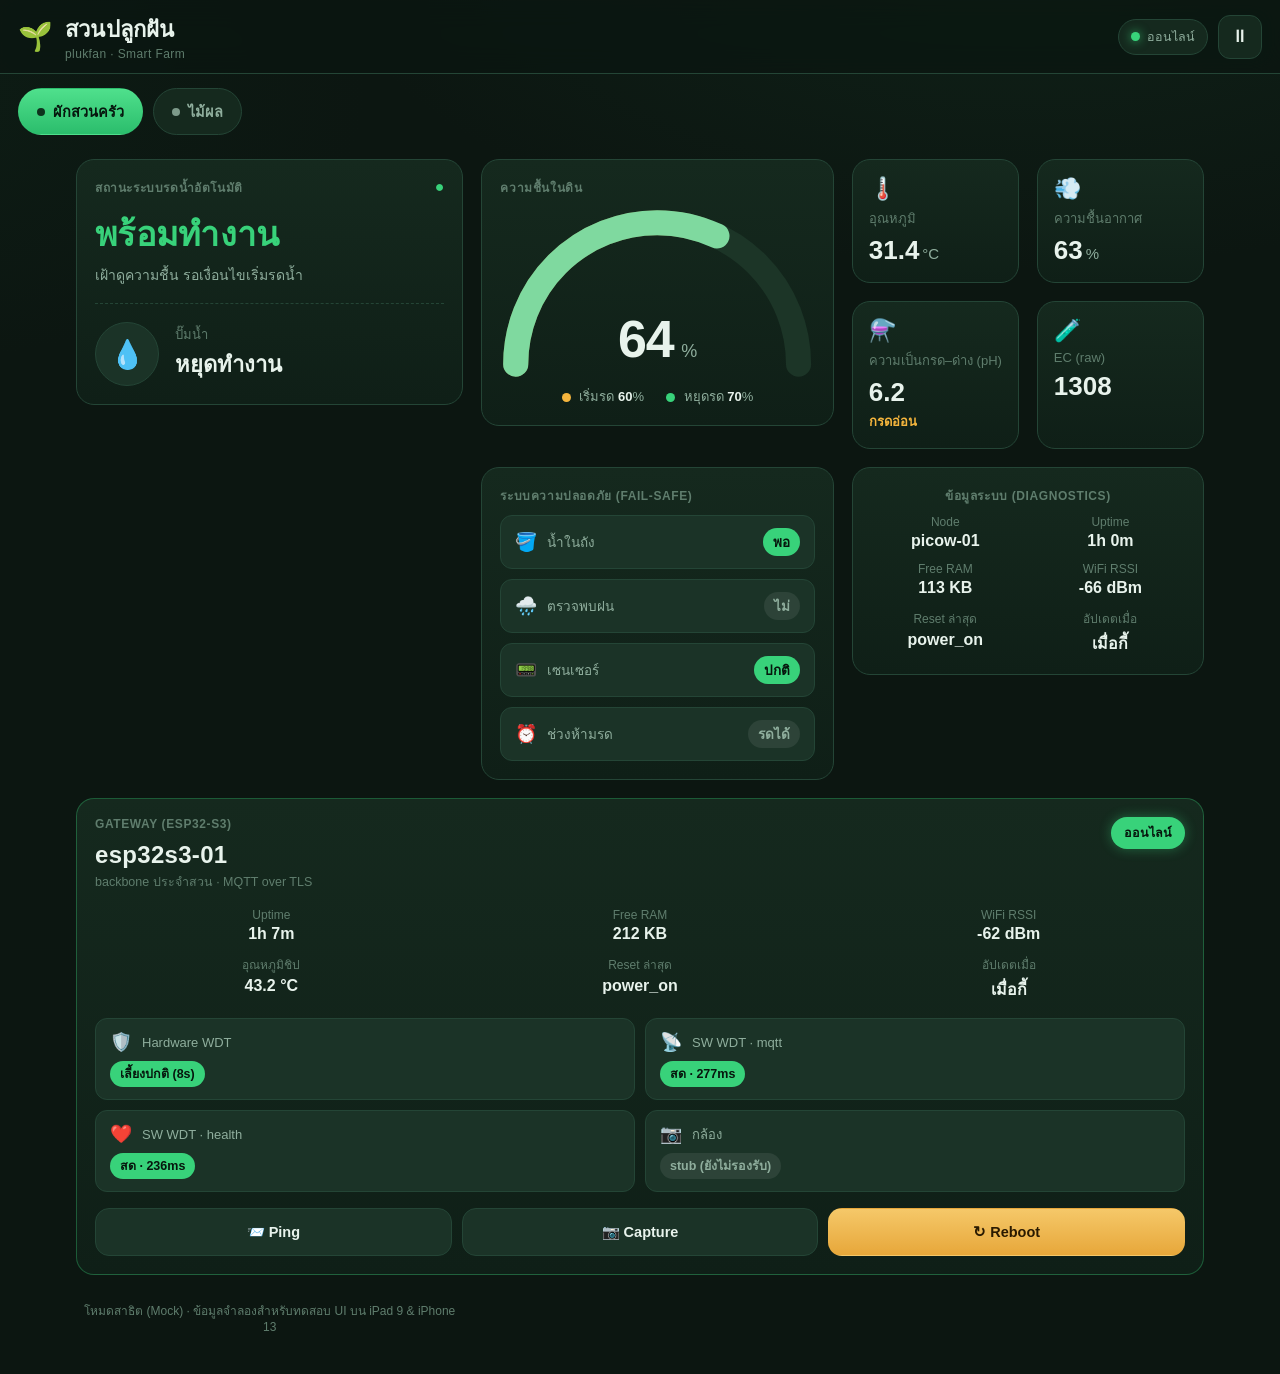
<file: dashboard/index.html>
<!DOCTYPE html>
<html lang="th">
<head>
  <meta charset="UTF-8">
  <!--
    viewport-fit=cover  → ใช้พื้นที่เต็มจอ iPhone 13 (รองรับ notch ผ่าน safe-area-inset)
    maximum-scale / user-scalable=no  → กัน Safari iOS ซูมเองตอนแตะ input (UX แอปจริง)
  -->
  <meta name="viewport" content="width=device-width, initial-scale=1.0, viewport-fit=cover, maximum-scale=1.0, user-scalable=no">
  <meta name="theme-color" content="#0f1f17">
  <!-- เปิดแบบ Add to Home Screen ให้เป็น full-screen web app บน iPad/iPhone -->
  <meta name="apple-mobile-web-app-capable" content="yes">
  <meta name="apple-mobile-web-app-status-bar-style" content="black-translucent">
  <meta name="apple-mobile-web-app-title" content="สวนปลูกฝัน">
  <meta name="mobile-web-app-capable" content="yes">
  <title>สวนปลูกฝัน — Smart Farm Dashboard</title>
  <link rel="manifest" href="manifest.webmanifest">
  <link rel="stylesheet" href="css/styles.css">
</head>
<body>
  <div class="app" id="app">

    <!-- ───────── Top bar ───────── -->
    <header class="topbar">
      <div class="brand">
        <span class="brand__logo" aria-hidden="true">🌱</span>
        <div class="brand__text">
          <h1 class="brand__title">สวนปลูกฝัน</h1>
          <p class="brand__sub">plukfan · Smart Farm</p>
        </div>
      </div>

      <div class="topbar__right">
        <div class="conn" id="conn">
          <span class="conn__dot" id="connDot"></span>
          <span class="conn__label" id="connLabel">กำลังเชื่อมต่อ…</span>
        </div>
        <button class="icon-btn" id="simToggle" type="button"
                title="หยุด/เริ่ม การจำลองข้อมูล" aria-label="สลับการจำลองข้อมูล">
          <span id="simIcon">⏸</span>
        </button>
      </div>
    </header>

    <!-- ───────── Zone selector ───────── -->
    <nav class="zones" id="zoneTabs" aria-label="เลือกโซน"></nav>

    <main class="content">

      <!-- ───────── Hero: สถานะระบบ + การรดน้ำ ───────── -->
      <section class="card hero" id="heroCard">
        <div class="hero__head">
          <div>
            <p class="card__eyebrow">สถานะระบบรดน้ำอัตโนมัติ</p>
            <h2 class="hero__state" id="fsmState">—</h2>
            <p class="hero__desc" id="fsmDesc">กำลังโหลดสถานะ…</p>
          </div>
          <div class="hero__badge" id="fsmBadge" aria-hidden="true">●</div>
        </div>

        <div class="hero__pump">
          <div class="pump-viz" id="pumpViz">
            <span class="pump-viz__icon">💧</span>
          </div>
          <div class="pump-info">
            <p class="pump-info__label">ปั๊มน้ำ</p>
            <p class="pump-info__value" id="pumpState">—</p>
            <p class="pump-info__meta" id="pumpMeta"></p>
          </div>
        </div>

        <button class="btn btn--danger" id="resetBtn" type="button" hidden>
          ↻ สั่ง Manual Reset
        </button>
      </section>

      <!-- ───────── Moisture gauge ───────── -->
      <section class="card moist">
        <p class="card__eyebrow">ความชื้นในดิน</p>
        <div class="gauge" id="gauge">
          <svg viewBox="0 0 200 110" class="gauge__svg" aria-hidden="true">
            <path class="gauge__track" d="M10,100 A90,90 0 0,1 190,100" />
            <path class="gauge__band gauge__band--low"  id="bandLow"  d="M10,100 A90,90 0 0,1 190,100" />
            <path class="gauge__band gauge__band--high" id="bandHigh" d="M10,100 A90,90 0 0,1 190,100" />
            <path class="gauge__fill" id="gaugeFill"    d="M10,100 A90,90 0 0,1 190,100" />
          </svg>
          <div class="gauge__center">
            <span class="gauge__value" id="moistValue">--</span>
            <span class="gauge__unit">%</span>
          </div>
        </div>
        <div class="moist__legend" id="moistLegend">
          <span><i class="dot dot--low"></i> เริ่มรด <b id="thLow">–</b>%</span>
          <span><i class="dot dot--high"></i> หยุดรด <b id="thHigh">–</b>%</span>
        </div>
      </section>

      <!-- ───────── Sensor grid ───────── -->
      <section class="grid" id="sensorGrid">
        <article class="card stat" id="statTemp">
          <span class="stat__icon">🌡️</span>
          <span class="stat__label">อุณหภูมิ</span>
          <span class="stat__value"><b id="vTemp">--</b><i>°C</i></span>
        </article>
        <article class="card stat" id="statHumid">
          <span class="stat__icon">💨</span>
          <span class="stat__label">ความชื้นอากาศ</span>
          <span class="stat__value"><b id="vHumid">--</b><i>%</i></span>
        </article>
        <article class="card stat" id="statPh">
          <span class="stat__icon">⚗️</span>
          <span class="stat__label">ความเป็นกรด–ด่าง (pH)</span>
          <span class="stat__value"><b id="vPh">--</b><i id="vPhTag" class="ph-tag"></i></span>
        </article>
        <article class="card stat" id="statEc">
          <span class="stat__icon">🧪</span>
          <span class="stat__label">EC (raw)</span>
          <span class="stat__value"><b id="vEc">--</b></span>
        </article>
      </section>

      <!-- ───────── Guards / safety ───────── -->
      <section class="card guards">
        <p class="card__eyebrow">ระบบความปลอดภัย (Fail-safe)</p>
        <ul class="guards__list">
          <li class="guard" id="gFloat">
            <span class="guard__icon">🪣</span>
            <span class="guard__name">น้ำในถัง</span>
            <span class="guard__val" id="gFloatVal">—</span>
          </li>
          <li class="guard" id="gRain">
            <span class="guard__icon">🌧️</span>
            <span class="guard__name">ตรวจพบฝน</span>
            <span class="guard__val" id="gRainVal">—</span>
          </li>
          <li class="guard" id="gSensor">
            <span class="guard__icon">📟</span>
            <span class="guard__name">เซนเซอร์</span>
            <span class="guard__val" id="gSensorVal">—</span>
          </li>
          <li class="guard" id="gWindow">
            <span class="guard__icon">⏰</span>
            <span class="guard__name">ช่วงห้ามรด</span>
            <span class="guard__val" id="gWindowVal">—</span>
          </li>
        </ul>
      </section>

      <!-- ───────── Diagnostics ───────── -->
      <section class="card diag">
        <p class="card__eyebrow">ข้อมูลระบบ (Diagnostics)</p>
        <div class="diag__grid">
          <div class="diag__item"><span>Node</span><b id="dNode">—</b></div>
          <div class="diag__item"><span>Uptime</span><b id="dUptime">—</b></div>
          <div class="diag__item"><span>Free RAM</span><b id="dMem">—</b></div>
          <div class="diag__item"><span>WiFi RSSI</span><b id="dRssi">—</b></div>
          <div class="diag__item"><span>Reset ล่าสุด</span><b id="dReset">—</b></div>
          <div class="diag__item"><span>อัปเดตเมื่อ</span><b id="dUpdated">—</b></div>
        </div>
        <p class="diag__err" id="lastErr" hidden></p>
      </section>

      <!-- ───────── Gateway (ESP32-S3) ───────── -->
      <section class="card gateway" id="gatewayCard">
        <div class="gateway__head">
          <div>
            <p class="card__eyebrow">Gateway (ESP32-S3)</p>
            <h2 class="gateway__id" id="gwId">—</h2>
            <p class="gateway__sub">backbone ประจำสวน · MQTT over TLS</p>
          </div>
          <span class="gw-badge" id="gwBadge">—</span>
        </div>

        <!-- diagnostics ของ gateway (sys/{uptime,freemem,rssi,temp}) -->
        <div class="diag__grid gateway__diag">
          <div class="diag__item"><span>Uptime</span><b id="gwUptime">—</b></div>
          <div class="diag__item"><span>Free RAM</span><b id="gwMem">—</b></div>
          <div class="diag__item"><span>WiFi RSSI</span><b id="gwRssi">—</b></div>
          <div class="diag__item"><span>อุณหภูมิชิป</span><b id="gwTemp">—</b></div>
          <div class="diag__item"><span>Reset ล่าสุด</span><b id="gwReset">—</b></div>
          <div class="diag__item"><span>อัปเดตเมื่อ</span><b id="gwUpdated">—</b></div>
        </div>

        <!-- Dual watchdog + กล้อง -->
        <ul class="gw-status">
          <li class="gw-stat" id="gwWdtHw">
            <span class="gw-stat__icon">🛡️</span>
            <span class="gw-stat__name">Hardware WDT</span>
            <span class="gw-stat__val" id="gwWdtHwVal">—</span>
          </li>
          <li class="gw-stat" id="gwWdtMqtt">
            <span class="gw-stat__icon">📡</span>
            <span class="gw-stat__name">SW WDT · mqtt</span>
            <span class="gw-stat__val" id="gwWdtMqttVal">—</span>
          </li>
          <li class="gw-stat" id="gwWdtHealth">
            <span class="gw-stat__icon">❤️</span>
            <span class="gw-stat__name">SW WDT · health</span>
            <span class="gw-stat__val" id="gwWdtHealthVal">—</span>
          </li>
          <li class="gw-stat" id="gwCam">
            <span class="gw-stat__icon">📷</span>
            <span class="gw-stat__name">กล้อง</span>
            <span class="gw-stat__val" id="gwCamVal">—</span>
          </li>
        </ul>

        <!-- ปุ่มคำสั่งสาธิต (plukfan/node/esp32s3-01/cmd) -->
        <div class="gw-cmds">
          <button class="gw-cmd" id="gwPing" type="button">📨 Ping</button>
          <button class="gw-cmd" id="gwCapture" type="button">📷 Capture</button>
          <button class="gw-cmd gw-cmd--warn" id="gwReboot" type="button">↻ Reboot</button>
        </div>

        <p class="diag__err" id="gwErr" hidden></p>
      </section>

      <footer class="foot">
        <p>โหมดสาธิต (Mock) · ข้อมูลจำลองสำหรับทดสอบ UI บน iPad 9 &amp; iPhone 13</p>
      </footer>
    </main>
  </div>

  <!-- toast -->
  <div class="toast" id="toast" role="status" aria-live="polite" hidden></div>

  <script src="js/mock-data.js"></script>
  <script src="js/app.js"></script>
</body>
</html>
</file>
<file: dashboard/css/styles.css>
/* =============================================================================
   สวนปลูกฝัน — Smart Farm Dashboard (mock)
   ออกแบบ mobile-first + รองรับ iPad 9 (10.2") และ iPhone 13 โดยเฉพาะ
   - ใช้ safe-area-inset กับ notch / home indicator ของ iPhone 13
   - touch target >= 44px ตาม Apple HIG
   - ปิด hover-only, ใช้ :active feedback แทน
   ========================================================================== */

:root {
  --bg:        #0c1611;
  --bg-2:      #0f1f17;
  --card:      #15291e;
  --card-2:    #1b3327;
  --line:      #244536;
  --text:      #e8f3ec;
  --text-dim:  #8fae9d;
  --text-mut:  #5f7d6d;

  --green:     #38d27a;
  --green-soft:#1f6b45;
  --blue:      #4fb6f0;
  --amber:     #f5b53d;
  --red:       #f06464;

  --radius:    18px;
  --radius-sm: 12px;
  --gap:       14px;

  /* safe-area shorthands (iPhone 13 notch / home indicator) */
  --sat: env(safe-area-inset-top, 0px);
  --sab: env(safe-area-inset-bottom, 0px);
  --sal: env(safe-area-inset-left, 0px);
  --sar: env(safe-area-inset-right, 0px);

  font-size: 16px;
}

* { box-sizing: border-box; margin: 0; padding: 0; }

html, body {
  height: 100%;
  background: var(--bg);
  color: var(--text);
  font-family: -apple-system, BlinkMacSystemFont, "Segoe UI",
               "Noto Sans Thai", "Sukhumvit Set", "Helvetica Neue", sans-serif;
  -webkit-font-smoothing: antialiased;
  -webkit-text-size-adjust: 100%;        /* กัน iOS ขยาย font เองตอนหมุนจอ */
  -webkit-tap-highlight-color: transparent;
  overscroll-behavior-y: contain;
}

body {
  background:
    radial-gradient(1200px 600px at 80% -10%, #16382660 0%, transparent 60%),
    radial-gradient(900px 500px at -10% 10%, #10302040 0%, transparent 55%),
    var(--bg);
}

.app {
  min-height: 100%;
  /* เผื่อ safe-area ทุกด้าน — เนื้อหาไม่ถูก notch/มุมจอบัง */
  padding:
    calc(var(--sat))
    var(--sar)
    var(--sab)
    var(--sal);
}

/* ───────────────────────── Top bar ───────────────────────── */
.topbar {
  position: sticky;
  top: 0;
  z-index: 20;
  display: flex;
  align-items: center;
  justify-content: space-between;
  gap: 12px;
  padding: calc(var(--sat) + 12px) 18px 12px;
  margin-top: calc(-1 * var(--sat));      /* ดึง blur ขึ้นไปคลุมพื้นที่ notch */
  background: rgba(12, 22, 17, 0.72);
  backdrop-filter: saturate(140%) blur(14px);
  -webkit-backdrop-filter: saturate(140%) blur(14px);
  border-bottom: 1px solid var(--line);
}

.brand { display: flex; align-items: center; gap: 12px; min-width: 0; }
.brand__logo { font-size: 28px; line-height: 1; }
.brand__title { font-size: 19px; font-weight: 700; letter-spacing: .2px; }
.brand__sub { font-size: 12px; color: var(--text-mut); letter-spacing: .4px; }

.topbar__right { display: flex; align-items: center; gap: 10px; }

.conn {
  display: flex; align-items: center; gap: 7px;
  padding: 7px 12px;
  background: var(--card);
  border: 1px solid var(--line);
  border-radius: 999px;
  font-size: 12.5px;
  color: var(--text-dim);
  white-space: nowrap;
}
.conn__dot {
  width: 9px; height: 9px; border-radius: 50%;
  background: var(--text-mut);
  box-shadow: 0 0 0 0 transparent;
  transition: background .3s, box-shadow .3s;
}
.conn--online  .conn__dot { background: var(--green); box-shadow: 0 0 10px 1px #38d27a88; }
.conn--offline .conn__dot { background: var(--red);   box-shadow: 0 0 10px 1px #f0646488; }

.icon-btn {
  width: 44px; height: 44px;              /* >= 44px touch target */
  display: grid; place-items: center;
  font-size: 18px;
  color: var(--text);
  background: var(--card);
  border: 1px solid var(--line);
  border-radius: 12px;
  cursor: pointer;
  transition: transform .08s, background .2s;
}
.icon-btn:active { transform: scale(.92); background: var(--card-2); }

/* ───────────────────────── Zone tabs ───────────────────────── */
.zones {
  display: flex;
  gap: 10px;
  padding: 14px 18px 4px;
  overflow-x: auto;
  -webkit-overflow-scrolling: touch;
  scrollbar-width: none;
}
.zones::-webkit-scrollbar { display: none; }

.zone-tab {
  flex: 0 0 auto;
  padding: 11px 18px;
  min-height: 44px;
  display: flex; align-items: center; gap: 8px;
  font-size: 14.5px; font-weight: 600;
  color: var(--text-dim);
  background: var(--card);
  border: 1px solid var(--line);
  border-radius: 999px;
  cursor: pointer;
  white-space: nowrap;
  transition: transform .08s, background .2s, color .2s, border-color .2s;
}
.zone-tab:active { transform: scale(.96); }
.zone-tab.is-active {
  color: #06160d;
  background: linear-gradient(180deg, #4fe08c, #2bbd6c);
  border-color: transparent;
}
.zone-tab__dot { width: 8px; height: 8px; border-radius: 50%; background: currentColor; opacity: .85; }

/* ───────────────────────── Content layout ───────────────────────── */
.content {
  padding: 14px 18px calc(var(--sab) + 28px);
  display: grid;
  /* base = 1 คอลัมน์ผูกกับความกว้างจอ (minmax(0,..) กัน track ขยายตาม max-content) */
  grid-template-columns: minmax(0, 1fr);
  gap: var(--gap);
  max-width: 1180px;
  margin: 0 auto;
}

.card {
  background: linear-gradient(180deg, var(--card), var(--bg-2));
  border: 1px solid var(--line);
  border-radius: var(--radius);
  padding: 18px;
  min-width: 0;            /* ให้การ์ดยุบได้ใน grid track (กันเนื้อหา nowrap ดันล้น) */
}
.card__eyebrow {
  font-size: 12px; letter-spacing: .6px; text-transform: uppercase;
  color: var(--text-mut); font-weight: 700; margin-bottom: 10px;
}

/* ───────────────────────── Hero ───────────────────────── */
.hero__head { display: flex; justify-content: space-between; align-items: flex-start; gap: 12px; }
.hero__state { font-size: 30px; font-weight: 800; letter-spacing: .3px; margin-top: 2px; }
.hero__desc  { font-size: 14px; color: var(--text-dim); margin-top: 4px; line-height: 1.45; }
.hero__badge { font-size: 16px; }

.hero__pump {
  display: flex; align-items: center; gap: 16px;
  margin-top: 18px; padding-top: 18px;
  border-top: 1px dashed var(--line);
}
.pump-viz {
  width: 64px; height: 64px; flex: 0 0 auto;
  display: grid; place-items: center;
  border-radius: 50%;
  font-size: 28px;
  background: var(--card-2);
  border: 1px solid var(--line);
  transition: background .3s, box-shadow .3s, transform .3s;
}
.pump-viz.is-on {
  background: radial-gradient(circle at 50% 40%, #2c7bd6, #1c4f8f);
  box-shadow: 0 0 0 4px #2c7bd633, 0 0 28px 4px #2c7bd655;
  animation: pump-pulse 1.4s ease-in-out infinite;
}
@keyframes pump-pulse {
  0%,100% { transform: scale(1); }
  50%     { transform: scale(1.06); }
}
.pump-info__label { font-size: 13px; color: var(--text-mut); }
.pump-info__value { font-size: 22px; font-weight: 700; margin-top: 2px; }
.pump-info__meta  { font-size: 12.5px; color: var(--text-dim); margin-top: 3px; }

/* state color theming on hero card */
.hero[data-state="WATERING"] { border-color: #2c7bd6aa; }
.hero[data-state="ERROR"]    { border-color: #f06464aa; }
.hero[data-state="COOLDOWN"] { border-color: #f5b53d77; }

/* ───────────────────────── Buttons ───────────────────────── */
.btn {
  width: 100%;
  margin-top: 16px;
  min-height: 50px;
  font-size: 16px; font-weight: 700;
  border: none; border-radius: 14px;
  cursor: pointer;
  transition: transform .08s, filter .2s;
}
.btn:active { transform: scale(.98); filter: brightness(.92); }
.btn--danger { background: linear-gradient(180deg, #ff7a7a, #e24d4d); color: #2a0808; }

/* ───────────────────────── Moisture gauge ───────────────────────── */
.moist { display: flex; flex-direction: column; align-items: center; }
.moist .card__eyebrow { align-self: flex-start; }
.gauge { position: relative; width: 100%; max-width: 320px; }
.gauge__svg { width: 100%; height: auto; display: block; overflow: visible; }
.gauge__track, .gauge__band, .gauge__fill {
  fill: none;
  stroke-width: 16;
  stroke-linecap: round;
}
.gauge__track { stroke: #1c3527; }
.gauge__band  { stroke-width: 16; opacity: .28; }
.gauge__band--low  { stroke: var(--amber); }
.gauge__band--high { stroke: var(--green); }
.gauge__fill {
  stroke: var(--green);
  transition: stroke-dashoffset .8s cubic-bezier(.4,0,.2,1), stroke .4s;
}
.gauge__center {
  position: absolute; left: 0; right: 0; bottom: 6%;
  text-align: center;
}
.gauge__value { font-size: 46px; font-weight: 800; letter-spacing: -1px; }
.gauge__unit  { font-size: 18px; color: var(--text-dim); margin-left: 3px; }

.moist__legend {
  display: flex; gap: 22px; margin-top: 6px;
  font-size: 13px; color: var(--text-dim);
}
.moist__legend b { color: var(--text); }
.dot { display: inline-block; width: 9px; height: 9px; border-radius: 50%; margin-right: 5px; vertical-align: middle; }
.dot--low  { background: var(--amber); }
.dot--high { background: var(--green); }

/* ───────────────────────── Sensor grid ───────────────────────── */
.grid { grid-template-columns: 1fr 1fr; display: grid; gap: var(--gap); }
.stat { display: flex; flex-direction: column; gap: 6px; padding: 16px; }
.stat__icon  { font-size: 22px; }
.stat__label { font-size: 13px; color: var(--text-mut); }
.stat__value { font-size: 15px; color: var(--text-dim); }
.stat__value b { font-size: 26px; font-weight: 800; color: var(--text); }
.stat__value i { font-style: normal; font-size: 15px; color: var(--text-dim); margin-left: 3px; }
.stat.is-stale b { color: var(--text-mut); }
/* ป้ายกรด–ด่างของ pH (specificity สูงกว่า .stat__value i เพื่อ override สี) */
.stat .ph-tag {
  display: block; margin-left: 0; margin-top: 3px;
  font-size: 13px; font-weight: 700; font-style: normal;
}
.stat .ph-tag.acid-strong { color: var(--red); }
.stat .ph-tag.acid        { color: var(--amber); }
.stat .ph-tag.neutral     { color: var(--green); }
.stat .ph-tag.base        { color: var(--blue); }
.stat .ph-tag.base-strong { color: #b07ef0; }

/* ───────────────────────── Guards ───────────────────────── */
/* แต่ละรายการ = แถวแนวนอนเต็มความกว้าง (ไอคอน + ชื่อ + ป้ายสถานะ บรรทัดเดียว) */
.guards__list { display: grid; grid-template-columns: 1fr; gap: 10px; }
.guard {
  display: flex; align-items: center; gap: 10px;
  padding: 12px 14px;
  background: var(--card-2);
  border: 1px solid var(--line);
  border-radius: var(--radius-sm);
  list-style: none;
}
.guard__icon { font-size: 18px; flex: 0 0 auto; }
.guard__name { font-size: 13.5px; color: var(--text-dim); flex: 1; min-width: 0; white-space: nowrap; }
.guard__val  { flex: 0 0 auto; font-size: 13.5px; font-weight: 700; padding: 3px 10px; border-radius: 999px; white-space: nowrap; }
.guard__val.ok   { color: #06160d; background: var(--green); }
.guard__val.warn { color: #2a1a00; background: var(--amber); }
.guard__val.bad  { color: #2a0808; background: var(--red); }
.guard__val.idle { color: var(--text-dim); background: #ffffff14; }

/* ───────────────────────── Diagnostics ───────────────────────── */
.diag .card__eyebrow { text-align: center; }
.diag__grid { display: grid; grid-template-columns: 1fr 1fr; gap: 12px 16px; justify-items: center; }
.diag__item { display: flex; flex-direction: column; gap: 3px; align-items: center; text-align: center; }
.diag__item span { font-size: 12px; color: var(--text-mut); }
.diag__item b { font-size: 16px; font-weight: 700; }
.diag__err {
  margin-top: 14px; padding: 11px 14px;
  font-size: 13px; color: #ffd9d9;
  background: #f0646422; border: 1px solid #f0646455;
  border-radius: var(--radius-sm);
}

/* ───────────────────────── Gateway (ESP32-S3) ───────────────────────── */
.gateway[data-state="online"]  { border-color: #38d27a55; }
.gateway[data-state="offline"] { border-color: #f0646477; }
.gateway[data-state="boot"]    { border-color: #f5b53d77; }

.gateway__head {
  display: flex; justify-content: space-between; align-items: flex-start; gap: 12px;
  margin-bottom: 16px;
}
.gateway__id  { font-size: 24px; font-weight: 800; letter-spacing: .3px; margin-top: 2px; }
.gateway__sub { font-size: 12.5px; color: var(--text-mut); margin-top: 3px; }

.gw-badge {
  flex: 0 0 auto;
  font-size: 12.5px; font-weight: 700;
  padding: 6px 13px; border-radius: 999px;
  white-space: nowrap;
  color: var(--text-dim); background: #ffffff14;
}
.gw-badge--online  { color: #06160d; background: var(--green); box-shadow: 0 0 12px 1px #38d27a55; }
.gw-badge--offline { color: #2a0808; background: var(--red); }
.gw-badge--boot    { color: #2a1a00; background: var(--amber); }

.gateway__diag { margin-bottom: 16px; }

.gw-status { display: grid; grid-template-columns: minmax(0, 1fr) minmax(0, 1fr); gap: 10px; list-style: none; }
.gw-stat {
  /* icon+ชื่อ บรรทัดบน, pill ค่าสถานะบรรทัดล่าง (กัน pill ยาวเบียดชื่อจนตัดทีละตัวอักษร) */
  display: grid;
  grid-template-columns: auto minmax(0, 1fr);
  grid-template-areas: "icon name" "val val";
  align-items: center; gap: 8px 10px;
  padding: 12px 14px;
  min-width: 0;
  background: var(--card-2);
  border: 1px solid var(--line);
  border-radius: var(--radius-sm);
}
.gw-stat__icon { grid-area: icon; font-size: 18px; }
.gw-stat__name { grid-area: name; font-size: 13px; color: var(--text-dim); min-width: 0; }
.gw-stat__val  {
  grid-area: val; justify-self: start; max-width: 100%;
  font-size: 12.5px; font-weight: 700;
  padding: 3px 10px; border-radius: 999px; white-space: nowrap;
  overflow: hidden; text-overflow: ellipsis;
}
.gw-stat__val.ok   { color: #06160d; background: var(--green); }
.gw-stat__val.bad  { color: #2a0808; background: var(--red); }
.gw-stat__val.idle { color: var(--text-dim); background: #ffffff14; }

.gw-cmds { display: flex; gap: 10px; margin-top: 16px; flex-wrap: wrap; }
.gw-cmd {
  flex: 1 1 0; min-width: 96px; min-height: 48px;
  font-size: 14.5px; font-weight: 700;
  color: var(--text);
  background: var(--card-2);
  border: 1px solid var(--line);
  border-radius: 14px;
  cursor: pointer;
  transition: transform .08s, background .2s, filter .2s;
}
.gw-cmd:active { transform: scale(.96); background: var(--card); }
.gw-cmd--warn { color: #2a1a00; background: linear-gradient(180deg, #f5c869, #e7a73a); border-color: transparent; }

.gateway .diag__err {
  color: #d9ecff; background: #4fb6f01f; border-color: #4fb6f055;
}

.foot { text-align: center; color: var(--text-mut); font-size: 12px; padding: 8px 0 4px; }

/* ───────────────────────── Toast ───────────────────────── */
.toast {
  position: fixed;
  left: 50%;
  bottom: calc(var(--sab) + 22px);
  transform: translateX(-50%) translateY(12px);
  max-width: min(92vw, 420px);
  padding: 13px 20px;
  background: #0c1c14;
  border: 1px solid var(--green-soft);
  border-radius: 14px;
  color: var(--text);
  font-size: 14px;
  box-shadow: 0 12px 36px #000a;
  opacity: 0;
  transition: opacity .25s, transform .25s;
  z-index: 50;
}
.toast.show { opacity: 1; transform: translateX(-50%) translateY(0); }

/* =============================================================================
   RESPONSIVE
   iPhone 13  : 390 × 844 pt (portrait) / 844 × 390 (landscape)
   iPad 9     : 810 × 1080 pt (portrait) / 1080 × 810 (landscape)
   ========================================================================== */

/* ── iPad 9 และจอกว้างขึ้น: ใช้ multi-column dashboard ── */
@media (min-width: 740px) {
  :root { --gap: 18px; }
  .content {
    grid-template-columns: repeat(2, 1fr);
    align-items: start;
    padding: 20px 26px calc(var(--sab) + 36px);
  }
  .hero { grid-column: 1 / -1; }
  .grid { grid-column: 1 / -1; grid-template-columns: repeat(4, 1fr); }
  .gateway { grid-column: 1 / -1; }
  .gateway__diag { grid-template-columns: repeat(3, 1fr); }
  .brand__title { font-size: 22px; }
  .hero__state  { font-size: 34px; }
  .gauge__value { font-size: 52px; }
}

/* iPad 9 landscape & ใหญ่กว่า: 3 คอลัมน์ ใช้พื้นที่จอแนวนอนเต็มที่ */
@media (min-width: 1040px) {
  .content { grid-template-columns: 1.1fr 1fr 1fr; }
  .hero  { grid-column: 1 / 2; grid-row: 1 / 3; }
  .moist { grid-column: 2 / 3; }
  .grid  { grid-column: 3 / 4; grid-template-columns: 1fr 1fr; }
  .guards, .diag { grid-column: span 1; }
}

/* ── iPhone 13 landscape (จอเตี้ย): ลดความสูง element, 2 คอลัมน์ ── */
@media (max-height: 480px) and (orientation: landscape) {
  .content { grid-template-columns: 1fr 1fr; padding-top: 10px; }
  .hero { grid-column: 1 / -1; }
  .hero__state { font-size: 24px; }
  .topbar { padding-top: calc(var(--sat) + 8px); padding-bottom: 8px; }
  .gauge { max-width: 240px; }
}

/* ── จอเล็กมาก (iPhone SE / iPhone 13 mini ขอบแคบ): กันล้น ── */
@media (max-width: 360px) {
  .content { padding-left: 14px; padding-right: 14px; }
  .brand__title { font-size: 17px; }
  .hero__state { font-size: 26px; }
  .conn__label { display: none; }   /* เหลือแต่จุดสถานะ ประหยัดพื้นที่ */
  /* จอจิ๋ว: ยุบ grid 2 คอลัมน์เป็นคอลัมน์เดียว กันเนื้อหา nowrap ดันล้น */
  .grid, .guards__list, .gw-status { grid-template-columns: 1fr; }
}

/* เคารพ reduce-motion ของผู้ใช้ iOS */
@media (prefers-reduced-motion: reduce) {
  *, *::before, *::after { animation: none !important; transition: none !important; }
}
</file>
